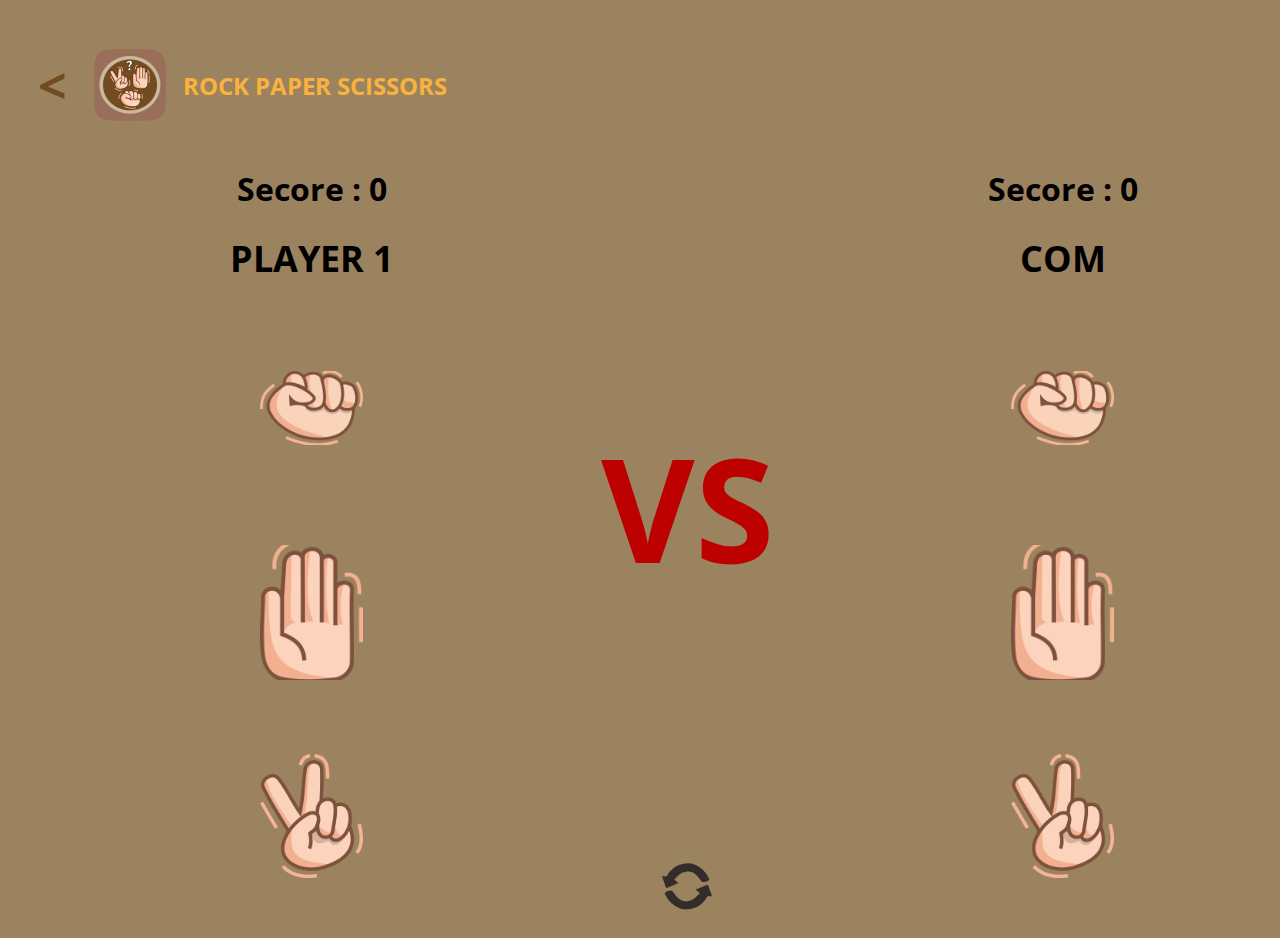
<file: suit.html>
<!doctype html>
<html lang="en">

<head>
  <!-- Required meta tags -->
  <meta charset="utf-8">
  <meta name="viewport" content="width=device-width, initial-scale=1">
  <meta name="description" content="Website hasil chalenge 1 Binar Academy">
    <meta name="keywords" content="HTML, CSS, BkctuccOnXzSN5dHGpYGkAMB">
  <meta name="author" content="Dira">
  <!--Title-->
  <title>Suit</title>
  <!--Favicon-->
  <link rel="stylesheet" href="suit.css">
  <link rel="icon" href="assets/logo 1.png">
</head>

<body >

    <!--Top Navigation-->
    <header>
        <div class="back">
            <h1>
                <a href="index.html">
                    < 
                </a>
            </h1>
        </div>
        <div class="brand">
            <img src="assets/logo 1.png" alt="logo" class="logo">
            <h1>ROCK PAPER SCISSORS</h1>
        </div>
    </header>

    <!--Game Section-->
    <section>
        <div class="game-area">
            <!--Player-->
            <div class="user-choice">
                <h1>Secore : <span id="psecore">0</span></h1>
                <h1 class="player-name">PLAYER 1</h1>
                <div class="used">
                <button class="user-tool your-tool dissap" id="r-user">
                    <img class="tool" src="assets/batu 1.png" alt="batu">
                </button>
                <button class="user-tool your-tool dissap" id="p-user">
                    <img class="tool" src="assets/kertas 1.png" alt="kertas">
                </button>
                <button class="user-tool your-tool dissap" id="s-user">
                    <img class="tool" src="assets/gunting 1.png" alt="gunting">
                </button>
                </div>
            </div>


            <div class="Versus-Reset">
                <div class="boxR" id="box">
                    <h1 id="h1">VS</h1>
                </div>
                <!--For Refresh-->
                <div class="refresh">
                    <img id="refresh" src="assets/refresh 2.png">
                </div>
            </div>

            <!--Com Play-->
            <div class="Com-Choice">
                <h1>Secore : <span id="csecore">0</span></h1>
                <h1 class="player-name">COM</h1>
                <div class="used">
                <button class="user-tool dissap" id="r-com">
                    <img src="assets/batu 1.png" alt="batu" >
                </button>
                <button class="user-tool dissap" id="p-com">
                    <img src="assets/kertas 1.png" alt="kertas" >
                </button>
                <button class="user-tool dissap" id="s-com">
                    <img src="assets/gunting 1.png" alt="gunting" >
                </button>
                </div>
            </div>
        </div>
    </section>
    
    <!-- <script>
        let uoption;
        let coption;
        let result = document.getElementById('hasil');
        let options = ['Batu', 'Gunting', 'Kertas'];

        function reset() {
            uoption = '';
            coption = '';
            reset.classList.remove()
        }
        
        function cekWin() {
            if(uoption == 'Batu' && coption == 'Batu') {
                console.log('DRAW');
                result.innerHTML = "DRAW";
                result.style.color = 'white';
                result.style.backgroundColor = 'lime';
                result.classList.add('alert','alert-success');
            } else if(uoption == 'Batu' && coption == 'Gunting') {
                console.log('PLAYER WIN');
                result.innerHTML = "PLAYER WIN";
                result.style.color = 'white';
                result.style.backgroundColor = 'lime';
                result.classList.add('alert','alert-success');
            } else if(uoption == 'Batu' && coption == 'Kertas') {
                console.log('COM WIN');
                result.innerHTML = "COM WIN";
                result.classList.add('alert','alert-success');
            } else if(uoption == 'Gunting' && coption == 'Gunting') {
                console.log('DRAW');
                result.innerHTML = "DRAW";
                result.classList.add('alert','alert-success');
            } else if(uoption == 'Gunting' && coption == 'Kertas') {
                console.log('PLAYER WIN');
                result.innerHTML = "PLAYER WIN";
                result.classList.add('alert','alert-success');
            } else if(uoption == 'Gunting' && coption == 'Batu') {
                console.log('COM WIN');
                result.innerHTML = "COM WIN";
                result.classList.add('alert','alert-success');
            } else if(uoption == 'Kertas' && coption == 'Kertas') {
                console.log('DRAW');
                result.innerHTML = "DRAW";
                result.classList.add('alert','alert-success');
            } else if(uoption == 'Kertas' && coption == 'Batu') {
                console.log('PLAYER WIN');
                result.innerHTML = "PLAYER WIN";
                result.classList.add('alert','alert-success');
            } else if(uoption == 'Kertas' && coption == 'Gunting') {
                console.log('COM WIN');
                result.innerHTML = "COM WIN";
                result.classList.add('alert','alert-success');
            }
        }
        function userTurn(ank) {
            element = document.getElementsByClassName('uoption');
            for(i = 0; i < element.length; i++) {
                element[i].classList.remove('option-active');
            }
            element[ank].classList.add('option-active');
            uoption = options[ank];
            console.log(uoption);
            comTurn();
            cekWin();

        }

        function comTurn() {
            ank = Math.floor(Math.random() * 3);
            element = document.getElementsByClassName('coption');
            for(i = 0; i < element.length; i++) {
                element[i].classList.remove('option-active');
            }
            element[ank].classList.add('option-active');
            coption = options[ank];
            console.log(coption);
        }
        

    </script> -->
    <script src="suit.js"></script>
</body>

</html>
</file>
<file: suit.css>
@import url("https://fonts.googleapis.com/css?family=Open+Sans:400,600,700,800|Poppins:400,500,700,800");



body {
    height: 100vh;
    width: 100%;
    font-weight: 700;
    background-color: #9C835F;
    font-family: 'Open Sans', sans-serif;
}

header {
    display: flex;
    margin: 30px 0 0 30px;
}

header a {
    color: #724C21;
    text-decoration: none;
    font-size: 50px;
    
}

header a:hover {
    /* background-color: #C4C4C4; */
    border-radius: 150px;
}

.back {
    display: grid;
    place-items: center;
}

.brand {
    display: flex;
    align-items: center;
    margin-left: 27px;
}

.brand h1 {
    margin-left: 17px;
    font-size: 1.5em;
    width: 100%;
    color: #F9B23D;
}

.brand img {
    width: 72px;
    height: 72px;
    left: 119px;
    top: 27px;
}

section {
    margin: 5px auto;
}

.game-area {
    display: flex;
    flex-wrap: wrap;
    flex-direction: column-reverse;
    text-align: center;
}

.player-name {
    font-size: 36px;
}

.allignK {
    width: 100%;
}

.user-tool {}

.user-tool img {
    width: 70%;
}

button {
    background-color: Transparent;
    border-color: transparent;
    width: 30%;
    height: 120px;
}

.your-tool {
    cursor: pointer;
    border-radius: 30px;
}

.your-tool:hover {
    background-color: #C4C4C4;
    border-radius: 30px;
    transition: all .2s ease-in;
}




.Versus-Reset h1 {
    /* font-size: 44px; */
    color: #BD0000;
    font-weight: 700;
}

.Versus-Reset img {}

/* Js Inject */

.chosen {
    background-color: #C4C4C4;
    border-radius: 30px;

}

.boxR {}

.winBox {
    height: 100px;
    display: grid;
    place-items: center;
    background: #4C9654;
    border-radius: 10px;
    margin: 15px auto;
    padding: 15px;

}

.drawBox {
    height: 100px;
    display: grid;
    place-items: center;
    border-radius: 10px;
    margin: 15px auto;
    padding: 15px;
    background: #035B0C;
    border-radius: 10px;

}

@media(min-width:850px) {
    .game-area {
        flex-direction: row;
        transform: translateX(15%);
    }

    .used {
        display: flex;
        flex-direction: column;

    }

    .user-tool {
        align-self: center;
        width: 223px;
        height: 204px;
    }

    .user-tool img {
        width: 50%;
    }

    .Versus-Reset img {
        width: 50px;
        transform: translatey(350%)
    }

    .Versus-Reset {
        margin: auto 50px;
        width: 300px
    }

    .Versus-Reset h1 {
        font-size: 144px;
    }

    .user-choice {
        margin: auto 5% 0 0
    }

    .Com-Choice {
        margin: auto 0 0 5%;
    }
}
</file>
